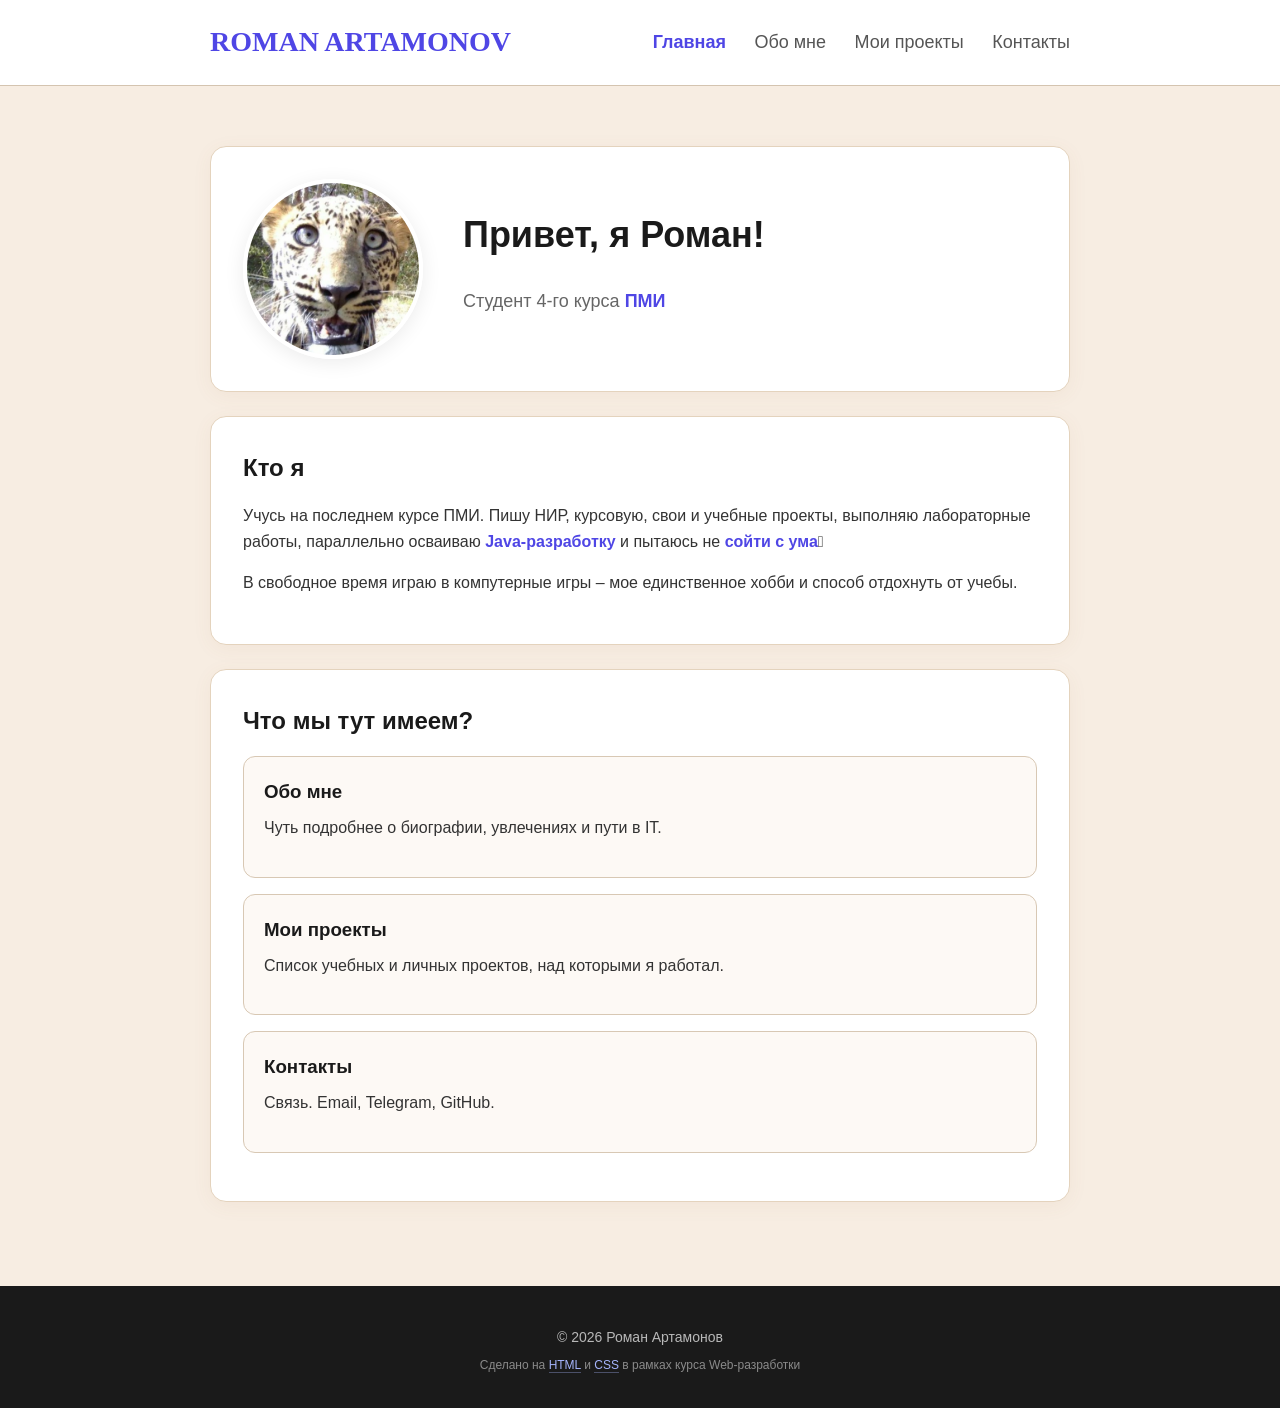
<file: lab2/index.html>
<!DOCTYPE html>
<html lang="ru">
<head>
    <meta charset="UTF-8">
    <meta name="viewport" content="width=device-width, initial-scale=1.0">
    <title>Главная</title>
    <link rel="stylesheet" href="css/style.css">
</head>
<body>

<header id="header">
    <div class="header-inner">
        <a href="index.html" class="logo">Roman Artamonov</a>
        <nav>
            <a href="index.html" class="active">Главная</a>
            <a href="about.html">Обо мне</a>
            <a href="projects.html">Мои проекты</a>
            <a href="contacts.html">Контакты</a>
        </nav>
    </div>
</header>

<main class="container">
    <section class="me">
        <img src="images/avatar.jpg" alt="Мое фото" class="avatar">
        <div class="me-text">
            <h1>Привет, я Роман!</h1>
            <p class="subtitle">Студент 4-го курса <span class="accent">ПМИ</span></p>
        </div>
    </section>

    <section>
        <h2>Кто я</h2>
        <p>Учусь на последнем курсе ПМИ. Пишу НИР, курсовую, свои и учебные проекты, выполняю лабораторные работы, параллельно осваиваю <span class="accent">Java-разработку</span> и пытаюсь не <span class="accent">сойти с ума</span>🫩</p>
        <p>В свободное время играю в компутерные игры – мое единственное хобби и способ отдохнуть от учебы.</p>
    </section>

    <section>
        <h2>Что мы тут имеем?</h2>
        <div class="card">
            <h3>Обо мне</h3>
            <p>Чуть подробнее о биографии, увлечениях и пути в IT.</p>
        </div>
        <div class="card">
            <h3>Мои проекты</h3>
            <p>Список учебных и личных проектов, над которыми я работал.</p>
        </div>
        <div class="card">
            <h3>Контакты</h3>
            <p>Связь. Email, Telegram, GitHub.</p>
        </div>
    </section>
</main>

<footer id="footer">
    <p>© 2026 Роман Артамонов</p>
    <p class="footer-note">Сделано на <a href="https://developer.mozilla.org/ru/docs/Web/HTML">HTML</a> и <a href="https://developer.mozilla.org/ru/docs/Web/CSS">CSS</a> в рамках курса Web-разработки</p>
</footer>

</body>
</html>
</file>
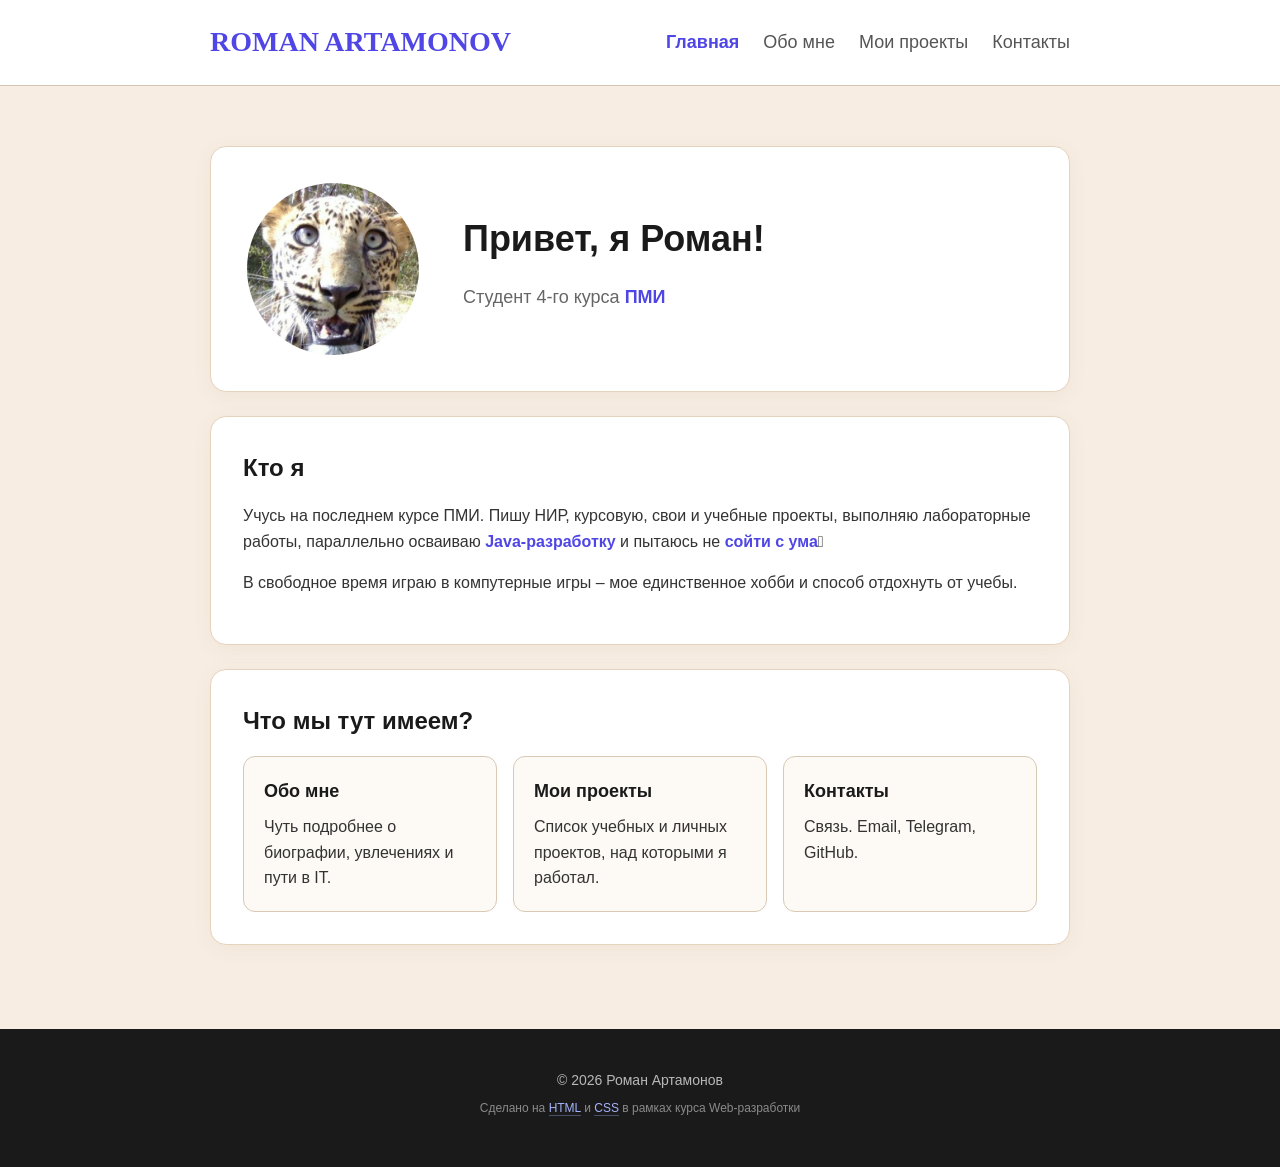
<file: lab4/index.html>
<!DOCTYPE html>
<html lang="ru">
<head>
    <meta charset="UTF-8">
    <meta name="viewport" content="width=device-width, initial-scale=1.0">
    <title>Главная</title>
    <link rel="stylesheet" href="css/style.css">
</head>
<body>

<header class="header">
    <div class="header__inner">
        <a href="index.html" class="header__logo">Roman Artamonov</a>
        <nav class="header__nav">
            <a href="index.html" class="header__link header__link--active">Главная</a>
            <a href="about.html" class="header__link">Обо мне</a>
            <a href="projects.html" class="header__link">Мои проекты</a>
            <a href="contacts.html" class="header__link">Контакты</a>
        </nav>
    </div>
</header>

<main class="container">

    <section class="section hero">
        <img src="images/avatar.jpg" alt="Мое фото" class="hero__avatar">
        <div class="hero__text">
            <h1 class="hero__title">Привет, я Роман!</h1>
            <p class="hero__subtitle">Студент 4-го курса <span class="text-accent">ПМИ</span></p>
        </div>
    </section>

    <section class="section">
        <h2 class="section__title">Кто я</h2>
        <p>Учусь на последнем курсе ПМИ. Пишу НИР, курсовую, свои и учебные проекты, выполняю лабораторные работы, параллельно осваиваю <span class="text-accent">Java-разработку</span> и пытаюсь не <span class="text-accent">сойти с ума</span>🫩</p>
        <p>В свободное время играю в компутерные игры – мое единственное хобби и способ отдохнуть от учебы.</p>
    </section>

    <section class="section">
        <h2 class="section__title">Что мы тут имеем?</h2>

        <div class="cards-flex">
            <article class="card">
                <h3 class="card__title">Обо мне</h3>
                <p class="card__text">Чуть подробнее о биографии, увлечениях и пути в IT.</p>
            </article>
            <article class="card">
                <h3 class="card__title">Мои проекты</h3>
                <p class="card__text">Список учебных и личных проектов, над которыми я работал.</p>
            </article>
            <article class="card">
                <h3 class="card__title">Контакты</h3>
                <p class="card__text">Связь. Email, Telegram, GitHub.</p>
            </article>
        </div>
    </section>
</main>

<footer class="footer">
    <p class="footer__text">© 2026 Роман Артамонов</p>
    <p class="footer__note">
        Сделано на
        <a class="footer__link" href="https://developer.mozilla.org/ru/docs/Web/HTML">HTML</a> и
        <a class="footer__link" href="https://developer.mozilla.org/ru/docs/Web/CSS">CSS</a>
        в рамках курса Web-разработки
    </p>
</footer>

</body>
</html>
</file>
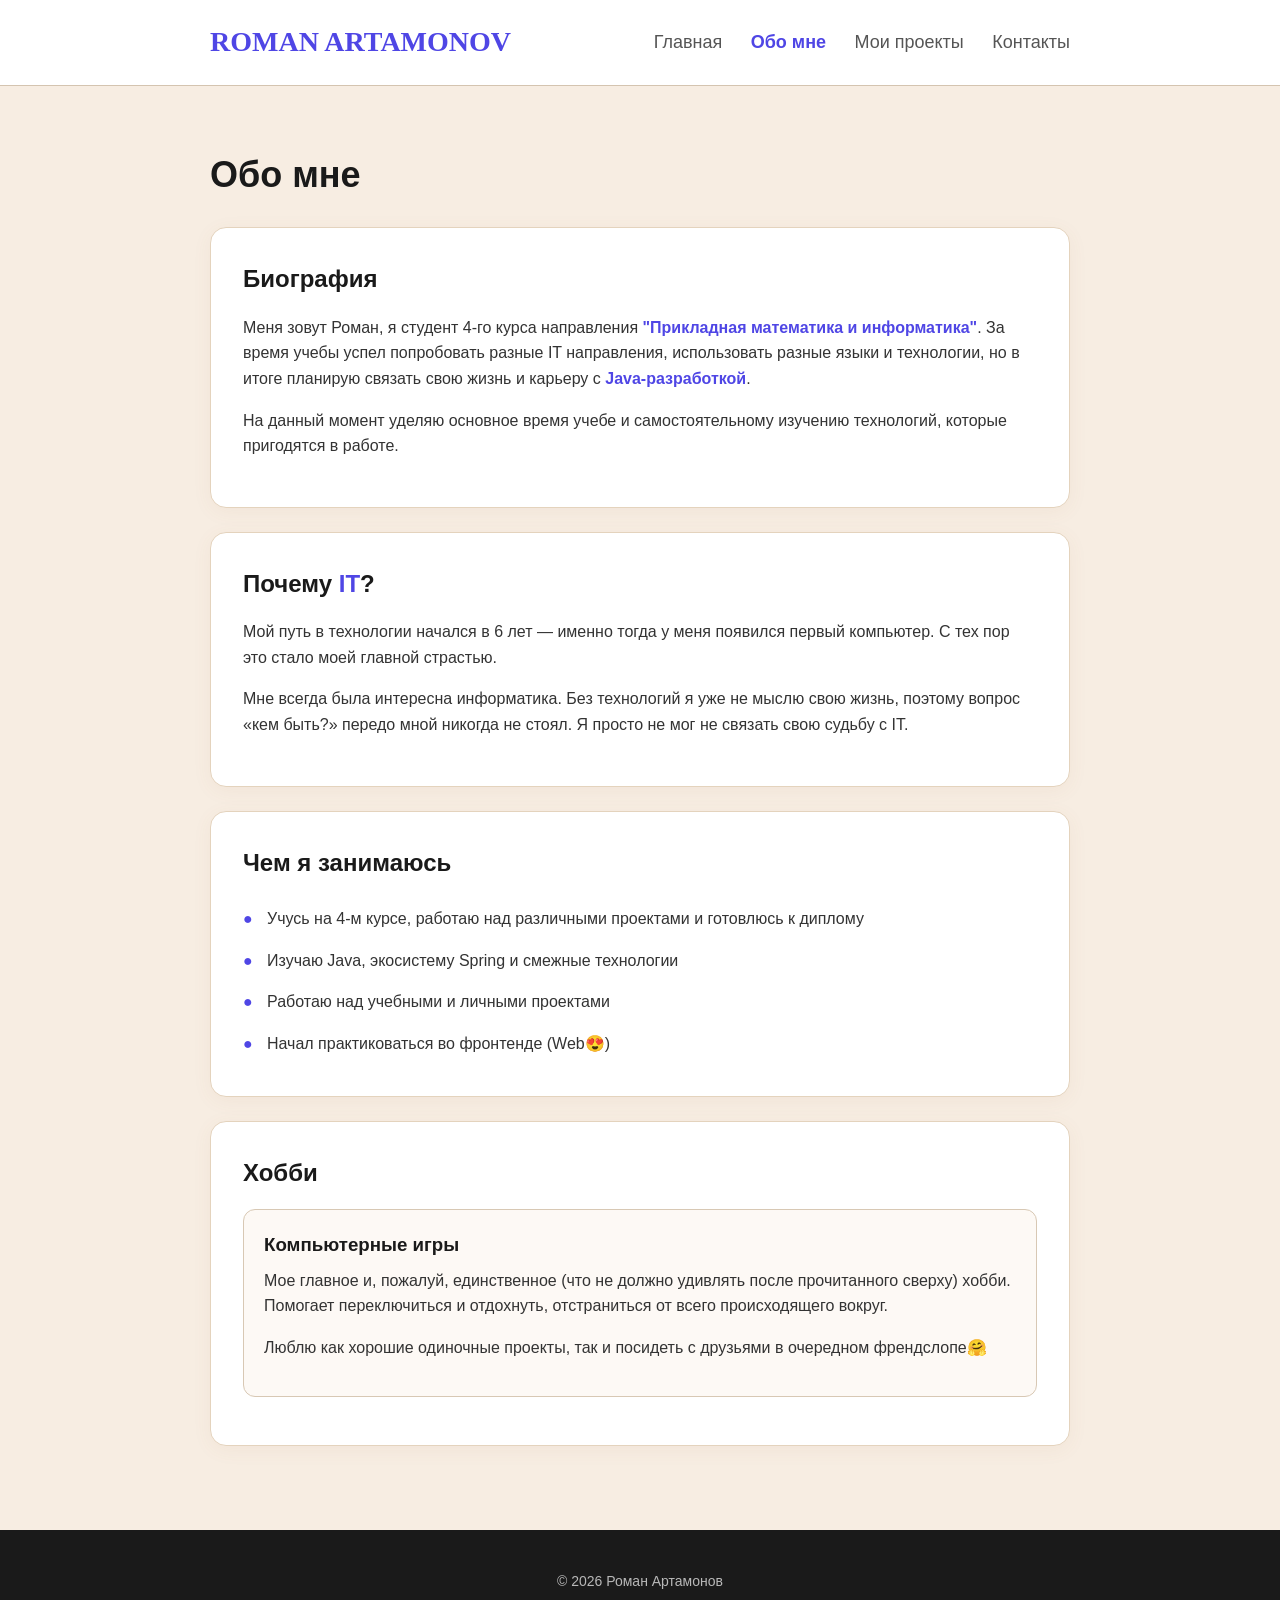
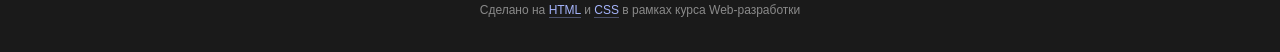
<file: lab2/about.html>
<!DOCTYPE html>
<html lang="ru">
<head>
    <meta charset="UTF-8">
    <meta name="viewport" content="width=device-width, initial-scale=1.0">
    <title>Обо мне</title>
    <link rel="stylesheet" href="css/style.css">
</head>
<body>

<header id="header">
    <div class="header-inner">
        <a href="index.html" class="logo">Roman Artamonov</a>
        <nav>
            <a href="index.html">Главная</a>
            <a href="about.html" class="active">Обо мне</a>
            <a href="projects.html">Мои проекты</a>
            <a href="contacts.html">Контакты</a>
        </nav>
    </div>
</header>

<main class="container">
    <h1>Обо мне</h1>

    <section>
        <h2>Биография</h2>
        <p>Меня зовут Роман, я студент 4-го курса направления <span class="accent">"Прикладная математика и информатика"</span>.
            За время учебы успел попробовать разные IT направления, использовать разные языки и технологии, но в итоге планирую связать свою жизнь и карьеру
            с <span class="accent">Java-разработкой</span>.</p>
        <p>На данный момент уделяю основное время учебе и самостоятельному изучению технологий, которые пригодятся в работе.</p>
    </section>

    <section>
        <h2>Почему <span class="accent">IT</span>?</h2>
        <p>Мой путь в технологии начался в 6 лет — именно тогда у меня появился первый компьютер. С тех пор это стало моей главной страстью.</p>
        <p>Мне всегда была интересна информатика. Без технологий я уже не мыслю свою жизнь, поэтому вопрос «кем быть?» передо мной никогда не стоял. Я просто не мог не связать свою судьбу с IT.</p>
    </section>

    <section>
        <h2>Чем я занимаюсь</h2>
        <ul>
            <li>Учусь на 4-м курсе, работаю над различными проектами и готовлюсь к диплому</li>
            <li>Изучаю Java, экосистему Spring и смежные технологии</li>
            <li>Работаю над учебными и личными проектами</li>
            <li>Начал практиковаться во фронтенде (Web😍)</li>
        </ul>
    </section>

    <section>
        <h2>Хобби</h2>
        <div class="card">
            <h3>Компьютерные игры</h3>
            <p>Мое главное и, пожалуй, единственное (что не должно удивлять после прочитанного сверху) хобби. Помогает переключиться и отдохнуть, отстраниться от всего происходящего вокруг.</p>
            <p>Люблю как хорошие одиночные проекты, так и посидеть с друзьями в очередном френдслопе🤗</p>
        </div>
    </section>

</main>

<footer id="footer">
    <p>© 2026 Роман Артамонов</p>
    <p class="footer-note">Сделано на <a href="https://developer.mozilla.org/ru/docs/Web/HTML">HTML</a> и <a href="https://developer.mozilla.org/ru/docs/Web/CSS">CSS</a> в рамках курса Web-разработки</p>
</footer>

</body>
</html>
</file>
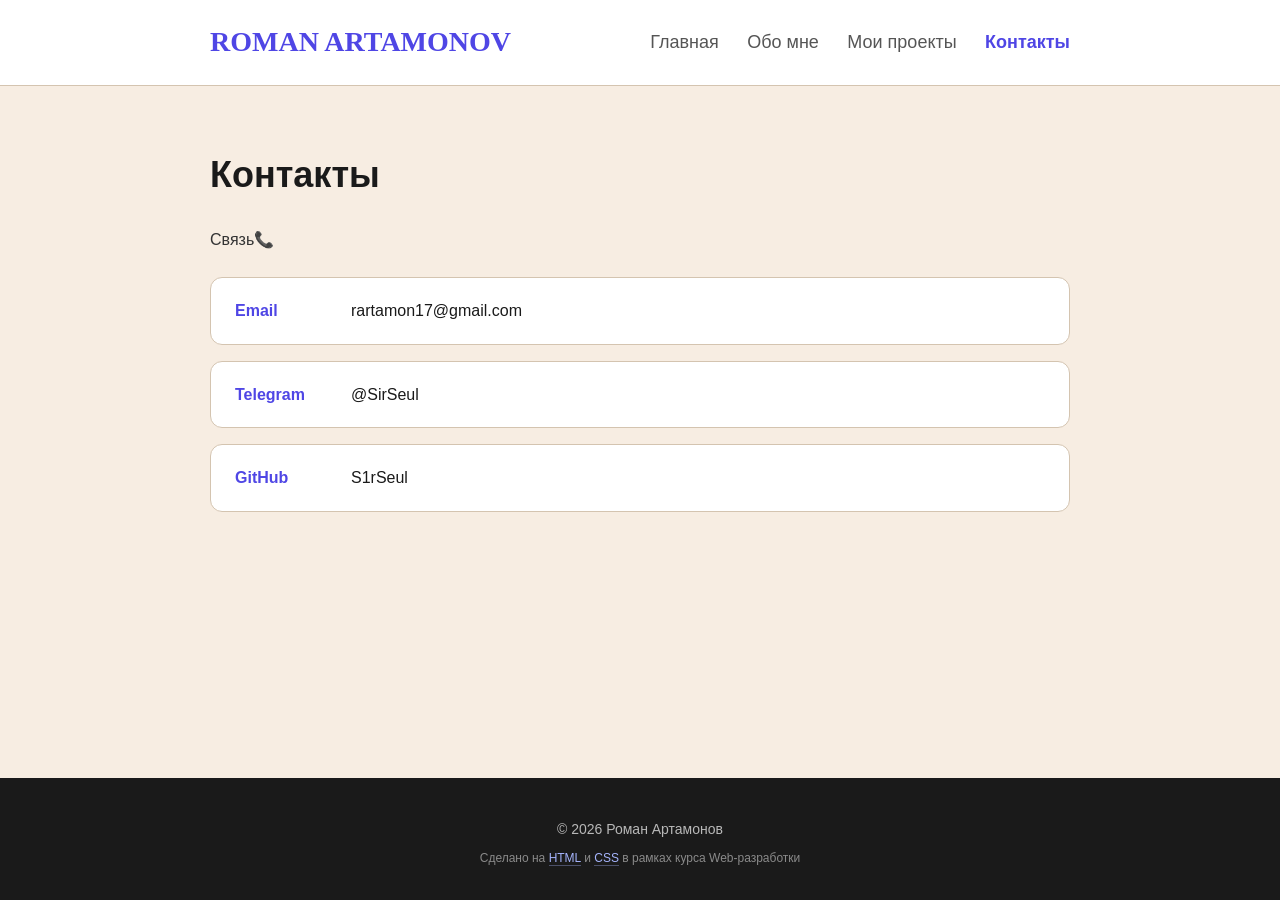
<file: lab2/contacts.html>
<!DOCTYPE html>
<html lang="ru">
<head>
    <meta charset="UTF-8">
    <meta name="viewport" content="width=device-width, initial-scale=1.0">
    <title>Контакты</title>
    <link rel="stylesheet" href="css/style.css">
</head>
<body>

<header id="header">
    <div class="header-inner">
        <a href="index.html" class="logo">Roman Artamonov</a>
        <nav>
            <a href="index.html">Главная</a>
            <a href="about.html">Обо мне</a>
            <a href="projects.html">Мои проекты</a>
            <a href="contacts.html" class="active">Контакты</a>
        </nav>
    </div>
</header>

<main class="container">
    <h1>Контакты</h1>
    <p>Связь📞</p>

    <div class="contact-list">
        <a href="mailto:rartamon17@gmail.com" class="contact-item">
            <span class="contact-label">Email</span>
            <span>rartamon17@gmail.com</span>
        </a>
        <a href="https://t.me/SirSeul" class="contact-item">
            <span class="contact-label">Telegram</span>
            <span>@SirSeul</span>
        </a>
        <a href="https://github.com/S1rSeul" class="contact-item">
            <span class="contact-label">GitHub</span>
            <span>S1rSeul</span>
        </a>
    </div>
</main>

<footer id="footer">
    <p>© 2026 Роман Артамонов</p>
    <p class="footer-note">Сделано на <a href="https://developer.mozilla.org/ru/docs/Web/HTML">HTML</a> и <a href="https://developer.mozilla.org/ru/docs/Web/CSS">CSS</a> в рамках курса Web-разработки</p>
</footer>

</body>
</html>
</file>
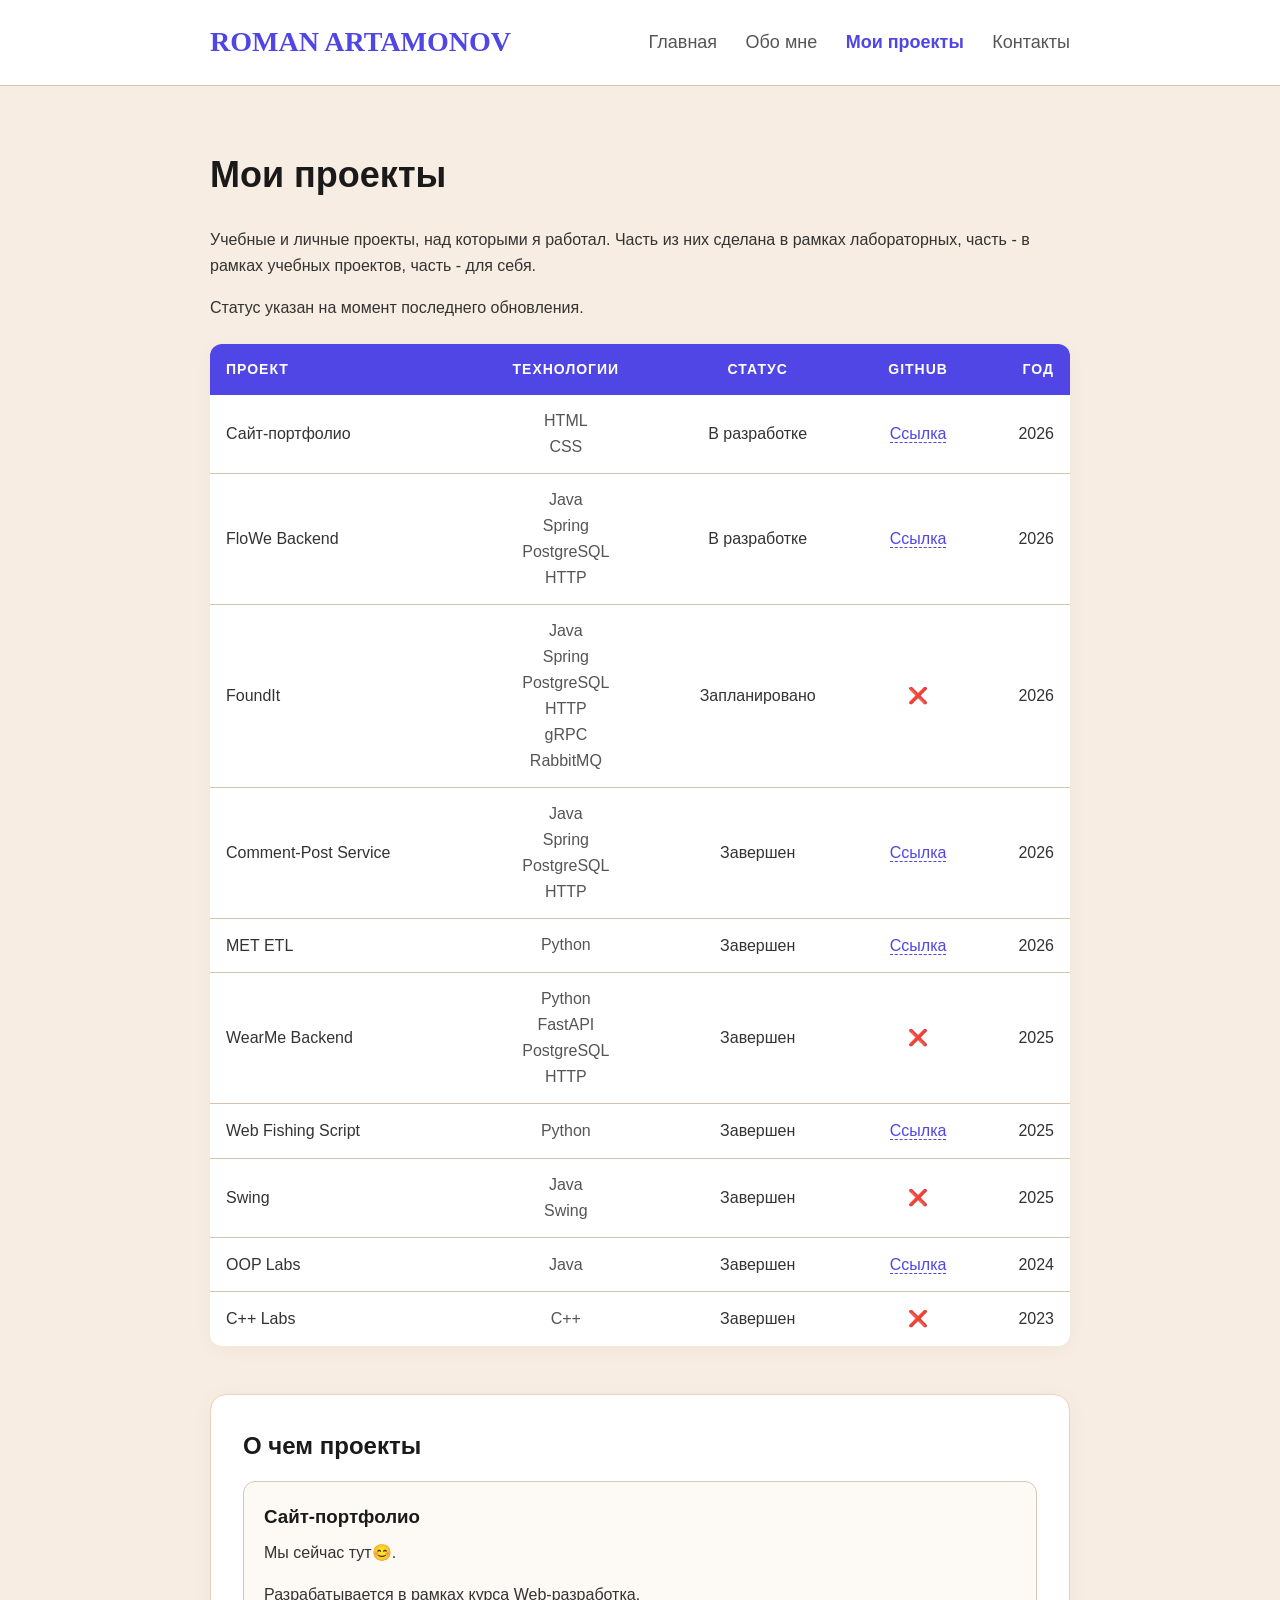
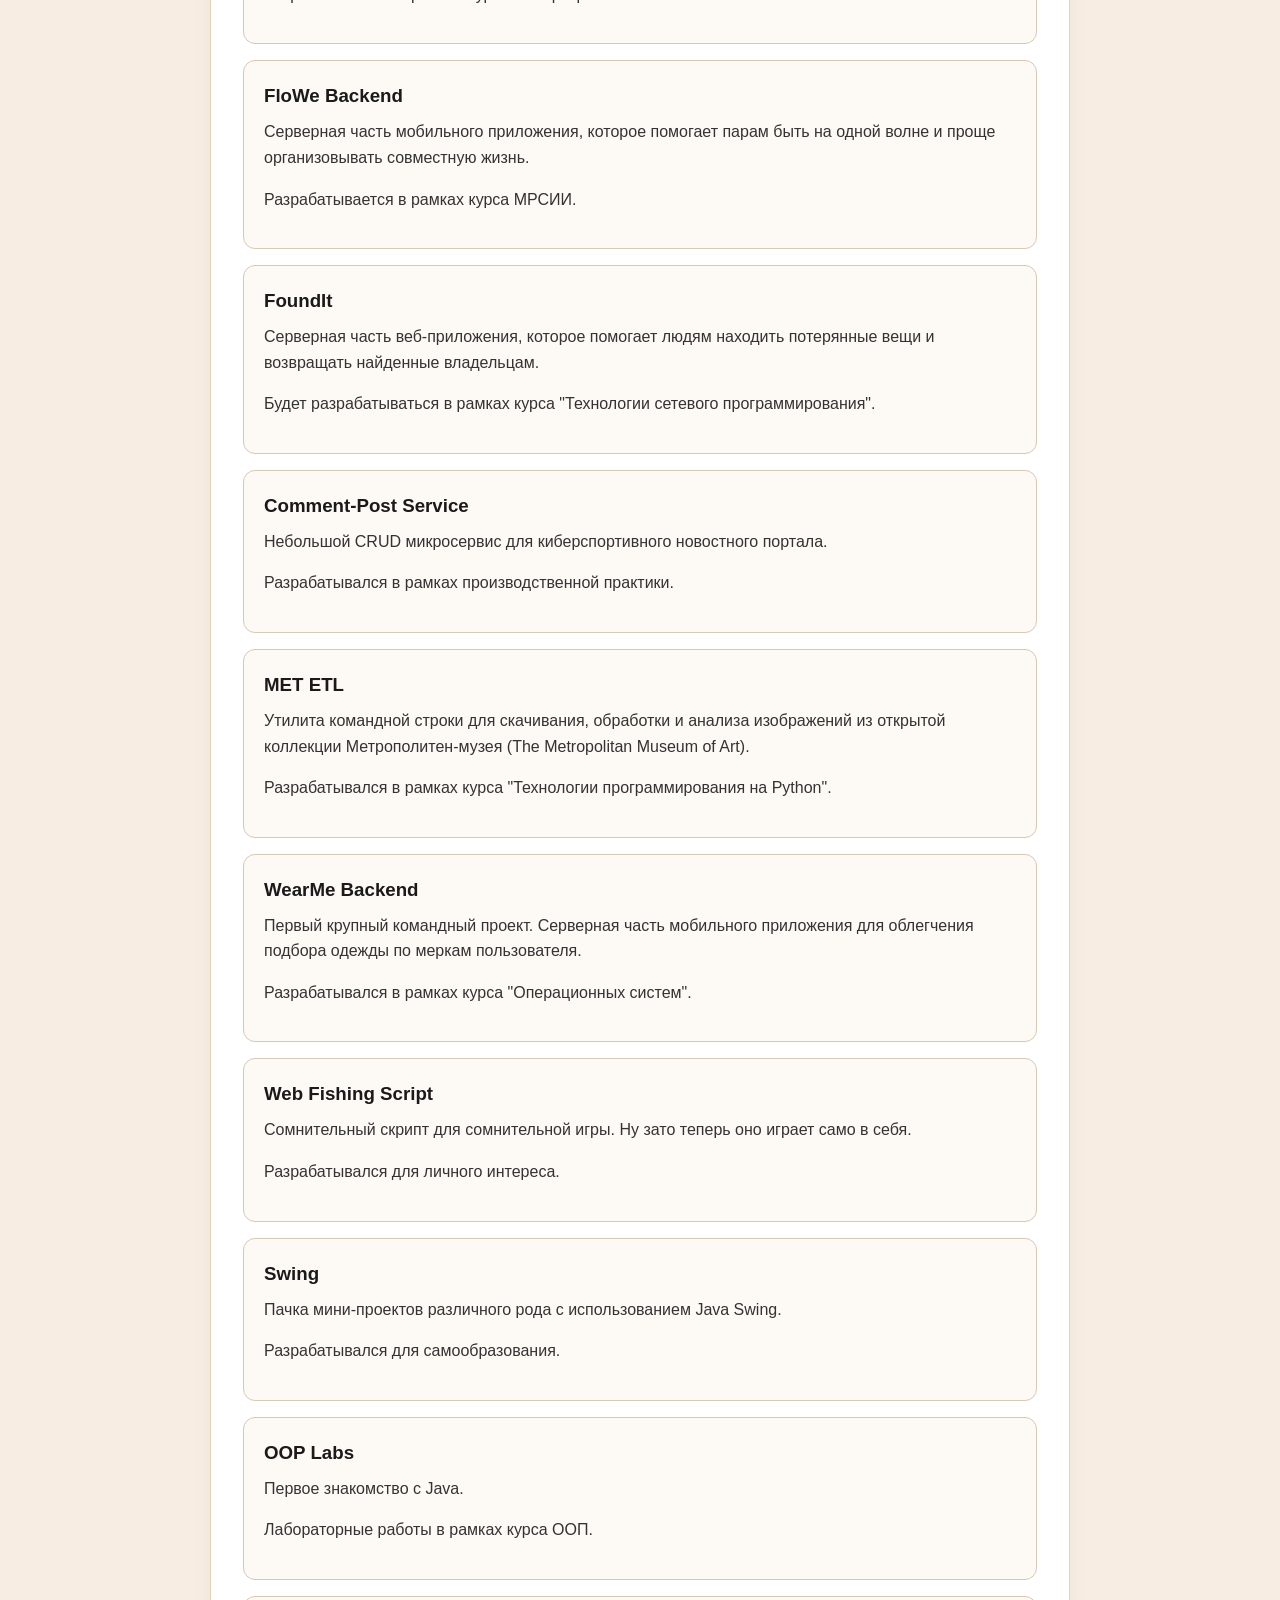
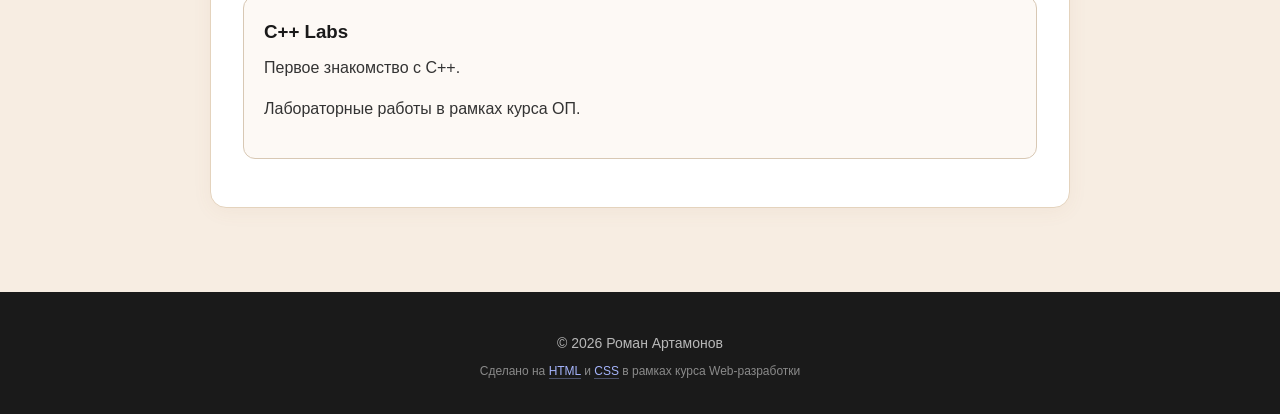
<file: lab2/projects.html>
<!DOCTYPE html>
<html lang="ru">
<head>
    <meta charset="UTF-8">
    <meta name="viewport" content="width=device-width, initial-scale=1.0">
    <title>Мои проекты</title>
    <link rel="stylesheet" href="css/style.css">
</head>
<body>

<header id="header">
    <div class="header-inner">
        <a href="index.html" class="logo">Roman Artamonov</a>
        <nav>
            <a href="index.html">Главная</a>
            <a href="about.html">Обо мне</a>
            <a href="projects.html" class="active">Мои проекты</a>
            <a href="contacts.html">Контакты</a>
        </nav>
    </div>
</header>

<main class="container">
    <h1>Мои проекты</h1>
    <p>Учебные и личные проекты, над которыми я работал. Часть из них сделана в рамках лабораторных, часть - в рамках учебных проектов, часть - для себя.</p>
    <p>Статус указан на момент последнего обновления.</p>

    <table>
        <thead>
            <tr>
                <th class="col-left">Проект</th>
                <th class="col-center">Технологии</th>
                <th class="col-center">Статус</th>
                <th class="col-center">GitHub</th>
                <th class="col-right">Год</th>
            </tr>
        </thead>
        <tbody>
            <tr>
                <td class="col-left">Сайт-портфолио</td>
                <td class="col-center">
                    <div class="tech-list">
                        <span>HTML</span>
                        <span>CSS</span>
                    </div>
                </td>
                <td class="col-center">В разработке</td>
                <td class="col-center"><a href="index.html" class="table-link">Ссылка</a></td>
                <td class="col-right">2026</td>
            </tr>
            <tr>
                <td class="col-left">FloWe Backend</td>
                <td class="col-center">
                    <div class="tech-list">
                        <span>Java</span>
                        <span>Spring</span>
                        <span>PostgreSQL</span>
                        <span>HTTP</span>
                    </div>
                </td>
                <td class="col-center">В разработке</td>
                <td class="col-center"><a href="https://github.com/S1rSeul/FloWeAPI" class="table-link">Ссылка</a></td>
                <td class="col-right">2026</td>
            </tr>
            <tr>
                <td class="col-left">FoundIt</td>
                <td class="col-center">
                    <div class="tech-list">
                        <span>Java</span>
                        <span>Spring</span>
                        <span>PostgreSQL</span>
                        <span>HTTP</span>
                        <span>gRPC</span>
                        <span>RabbitMQ</span>
                    </div>
                </td>
                <td class="col-center">Запланировано</td>
                <td class="col-center">❌</td>
                <td class="col-right">2026</td>
            </tr>
            <tr>
                <td class="col-left">Comment-Post Service</td>
                <td class="col-center">
                    <div class="tech-list">
                        <span>Java</span>
                        <span>Spring</span>
                        <span>PostgreSQL</span>
                        <span>HTTP</span>
                    </div>
                </td>
                <td class="col-center">Завершен</td>
                <td class="col-center"><a href="https://github.com/S1rSeul/comment_post_service" class="table-link">Ссылка</a></td>
                <td class="col-right">2026</td>
            </tr>
            <tr>
                <td class="col-left">MET ETL</td>
                <td class="col-center">
                    <div class="tech-list">
                        <span>Python</span>
                    </div>
                </td>
                <td class="col-center">Завершен</td>
                <td class="col-center"><a href="https://github.com/S1rSeul/6303artamonovrp" class="table-link">Ссылка</a></td>
                <td class="col-right">2026</td>
            </tr>
            <tr>
                <td class="col-left">WearMe Backend</td>
                <td class="col-center">
                    <div class="tech-list">
                        <span>Python</span>
                        <span>FastAPI</span>
                        <span>PostgreSQL</span>
                        <span>HTTP</span>
                    </div>
                </td>
                <td class="col-center">Завершен</td>
                <td class="col-center">❌</td>
                <td class="col-right">2025</td>
            </tr>
            <tr>
                <td class="col-left">Web Fishing Script</td>
                <td class="col-center">
                    <div class="tech-list">
                        <span>Python</span>
                    </div>
                </td>
                <td class="col-center">Завершен</td>
                <td class="col-center"><a href="https://github.com/S1rSeul/WebFishingScript" class="table-link">Ссылка</a></td>
                <td class="col-right">2025</td>
            </tr>
            <tr>
                <td class="col-left">Swing</td>
                <td class="col-center">
                    <div class="tech-list">
                        <span>Java</span>
                        <span>Swing</span>
                    </div>
                </td>
                <td class="col-center">Завершен</td>
                <td class="col-center">❌</td>
                <td class="col-right">2025</td>
            </tr>
            <tr>
                <td class="col-left">OOP Labs</td>
                <td class="col-center">
                    <div class="tech-list">
                        <span>Java</span>
                    </div>
                </td>
                <td class="col-center">Завершен</td>
                <td class="col-center"><a href="https://github.com/S1rSeul/OOP_Labs" class="table-link">Ссылка</a></td>
                <td class="col-right">2024</td>
            </tr>
            <tr>
                <td class="col-left">С++ Labs</td>
                <td class="col-center">
                    <div class="tech-list">
                        <span>C++</span>
                    </div>
                </td>
                <td class="col-center">Завершен</td>
                <td class="col-center">❌</td>
                <td class="col-right">2023</td>
            </tr>
        </tbody>
    </table>

    <section>
        <h2>О чем проекты</h2>

        <div class="card">
            <h3>Сайт-портфолио</h3>
            <p>Мы сейчас тут😊.</p>
            <p>Разрабатывается в рамках курса Web-разработка.</p>
        </div>

        <div class="card">
            <h3>FloWe Backend</h3>
            <p>Серверная часть мобильного приложения, которое помогает парам быть на одной волне и проще организовывать совместную жизнь.</p>
            <p>Разрабатывается в рамках курса МРСИИ.</p>
        </div>

        <div class="card">
            <h3>FoundIt</h3>
            <p>Серверная часть веб-приложения, которое помогает людям находить потерянные вещи и возвращать найденные владельцам.</p>
            <p>Будет разрабатываться в рамках курса "Технологии сетевого программирования".</p>
        </div>

        <div class="card">
            <h3>Comment-Post Service</h3>
            <p>Небольшой CRUD микросервис для киберспортивного новостного портала.</p>
            <p>Разрабатывался в рамках производственной практики.</p>
        </div>

        <div class="card">
            <h3>MET ETL</h3>
            <p>Утилита командной строки для скачивания, обработки и анализа изображений из открытой коллекции Метрополитен-музея (The Metropolitan Museum of Art).</p>
            <p>Разрабатывался в рамках курса "Технологии программирования на Python".</p>
        </div>

        <div class="card">
            <h3>WearMe Backend</h3>
            <p>Первый крупный командный проект. Серверная часть мобильного приложения для облегчения подбора одежды по меркам пользователя.</p>
            <p>Разрабатывался в рамках курса "Операционных систем".</p>
        </div>

        <div class="card">
            <h3>Web Fishing Script</h3>
            <p>Сомнительный скрипт для сомнительной игры. Ну зато теперь оно играет само в себя.</p>
            <p>Разрабатывался для личного интереса.</p>
        </div>

        <div class="card">
            <h3>Swing</h3>
            <p>Пачка мини-проектов различного рода с использованием Java Swing.</p>
            <p>Разрабатывался для самообразования.</p>
        </div>

        <div class="card">
            <h3>OOP Labs</h3>
            <p>Первое знакомство с Java.</p>
            <p>Лабораторные работы в рамках курса ООП.</p>
        </div>

        <div class="card">
            <h3>С++ Labs</h3>
            <p>Первое знакомство с С++.</p>
            <p>Лабораторные работы в рамках курса ОП.</p>
        </div>
    </section>
</main>

<footer id="footer">
    <p>© 2026 Роман Артамонов</p>
    <p class="footer-note">Сделано на <a href="https://developer.mozilla.org/ru/docs/Web/HTML">HTML</a> и <a href="https://developer.mozilla.org/ru/docs/Web/CSS">CSS</a> в рамках курса Web-разработки</p>
</footer>

</body>
</html>
</file>
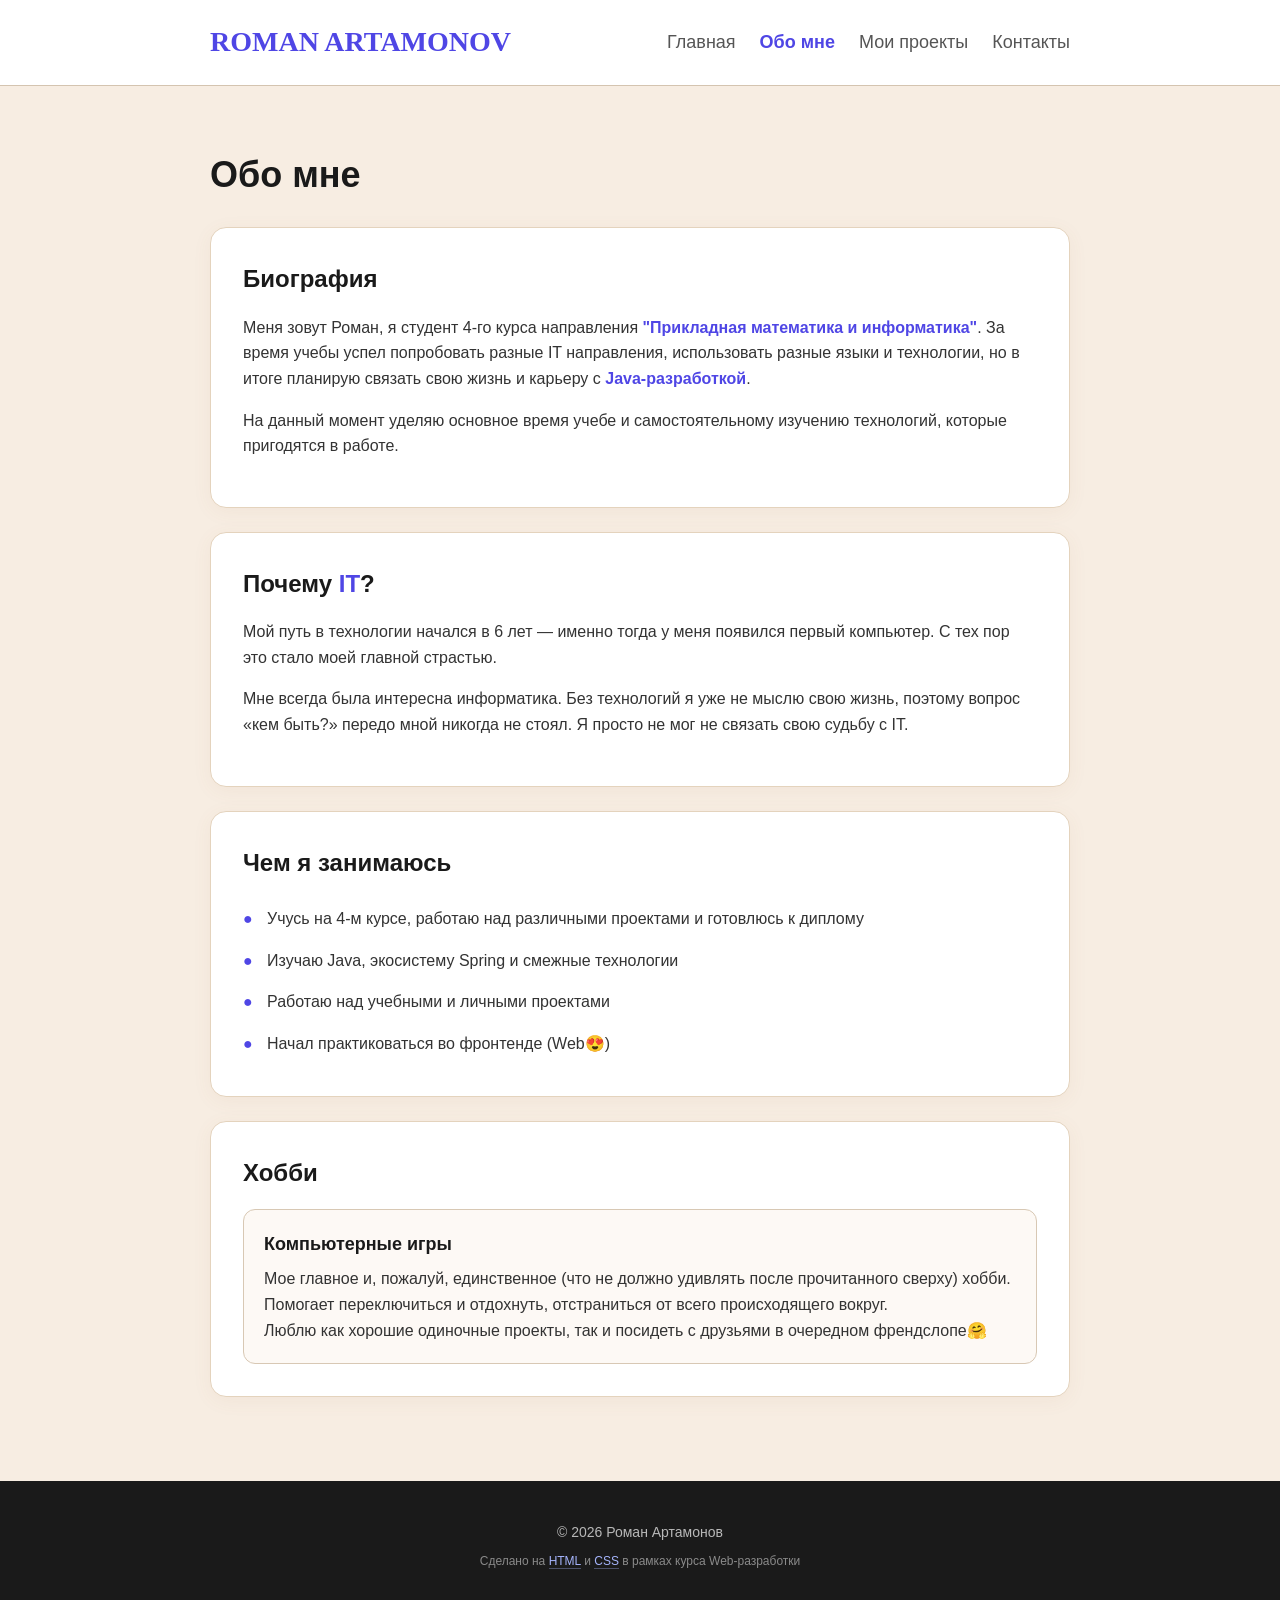
<file: lab4/about.html>
<!DOCTYPE html>
<html lang="ru">
<head>
    <meta charset="UTF-8">
    <meta name="viewport" content="width=device-width, initial-scale=1.0">
    <title>Обо мне</title>
    <link rel="stylesheet" href="css/style.css">
</head>
<body>

<header class="header">
    <div class="header__inner">
        <a href="index.html" class="header__logo">Roman Artamonov</a>
        <nav class="header__nav">
            <a href="index.html" class="header__link">Главная</a>
            <a href="about.html" class="header__link header__link--active">Обо мне</a>
            <a href="projects.html" class="header__link">Мои проекты</a>
            <a href="contacts.html" class="header__link">Контакты</a>
        </nav>
    </div>
</header>

<main class="container">
    <h1 class="page-title">Обо мне</h1>

    <section class="section">
        <h2 class="section__title">Биография</h2>
        <p>Меня зовут Роман, я студент 4-го курса направления <span class="text-accent">"Прикладная математика и информатика"</span>.
            За время учебы успел попробовать разные IT направления, использовать разные языки и технологии, но в итоге планирую связать свою жизнь и карьеру
            с <span class="text-accent">Java-разработкой</span>.</p>
        <p>На данный момент уделяю основное время учебе и самостоятельному изучению технологий, которые пригодятся в работе.</p>
    </section>

    <section class="section">
        <h2 class="section__title">Почему <span class="text-accent">IT</span>?</h2>
        <p>Мой путь в технологии начался в 6 лет — именно тогда у меня появился первый компьютер. С тех пор это стало моей главной страстью.</p>
        <p>Мне всегда была интересна информатика. Без технологий я уже не мыслю свою жизнь, поэтому вопрос «кем быть?» передо мной никогда не стоял. Я просто не мог не связать свою судьбу с IT.</p>
    </section>

    <section class="section">
        <h2 class="section__title">Чем я занимаюсь</h2>
        <ul class="list">
            <li class="list__item">Учусь на 4-м курсе, работаю над различными проектами и готовлюсь к диплому</li>
            <li class="list__item">Изучаю Java, экосистему Spring и смежные технологии</li>
            <li class="list__item">Работаю над учебными и личными проектами</li>
            <li class="list__item">Начал практиковаться во фронтенде (Web😍)</li>
        </ul>
    </section>

    <section class="section">
        <h2 class="section__title">Хобби</h2>
        <div class="card">
            <h3 class="card__title">Компьютерные игры</h3>
            <p class="card__text">Мое главное и, пожалуй, единственное (что не должно удивлять после прочитанного сверху) хобби. Помогает переключиться и отдохнуть, отстраниться от всего происходящего вокруг.</p>
            <p class="card__text">Люблю как хорошие одиночные проекты, так и посидеть с друзьями в очередном френдслопе🤗</p>
        </div>
    </section>

</main>

<footer class="footer">
    <p class="footer__text">© 2026 Роман Артамонов</p>
    <p class="footer__note">
        Сделано на
        <a class="footer__link" href="https://developer.mozilla.org/ru/docs/Web/HTML">HTML</a> и
        <a class="footer__link" href="https://developer.mozilla.org/ru/docs/Web/CSS">CSS</a>
        в рамках курса Web-разработки
    </p>
</footer>

</body>
</html>
</file>
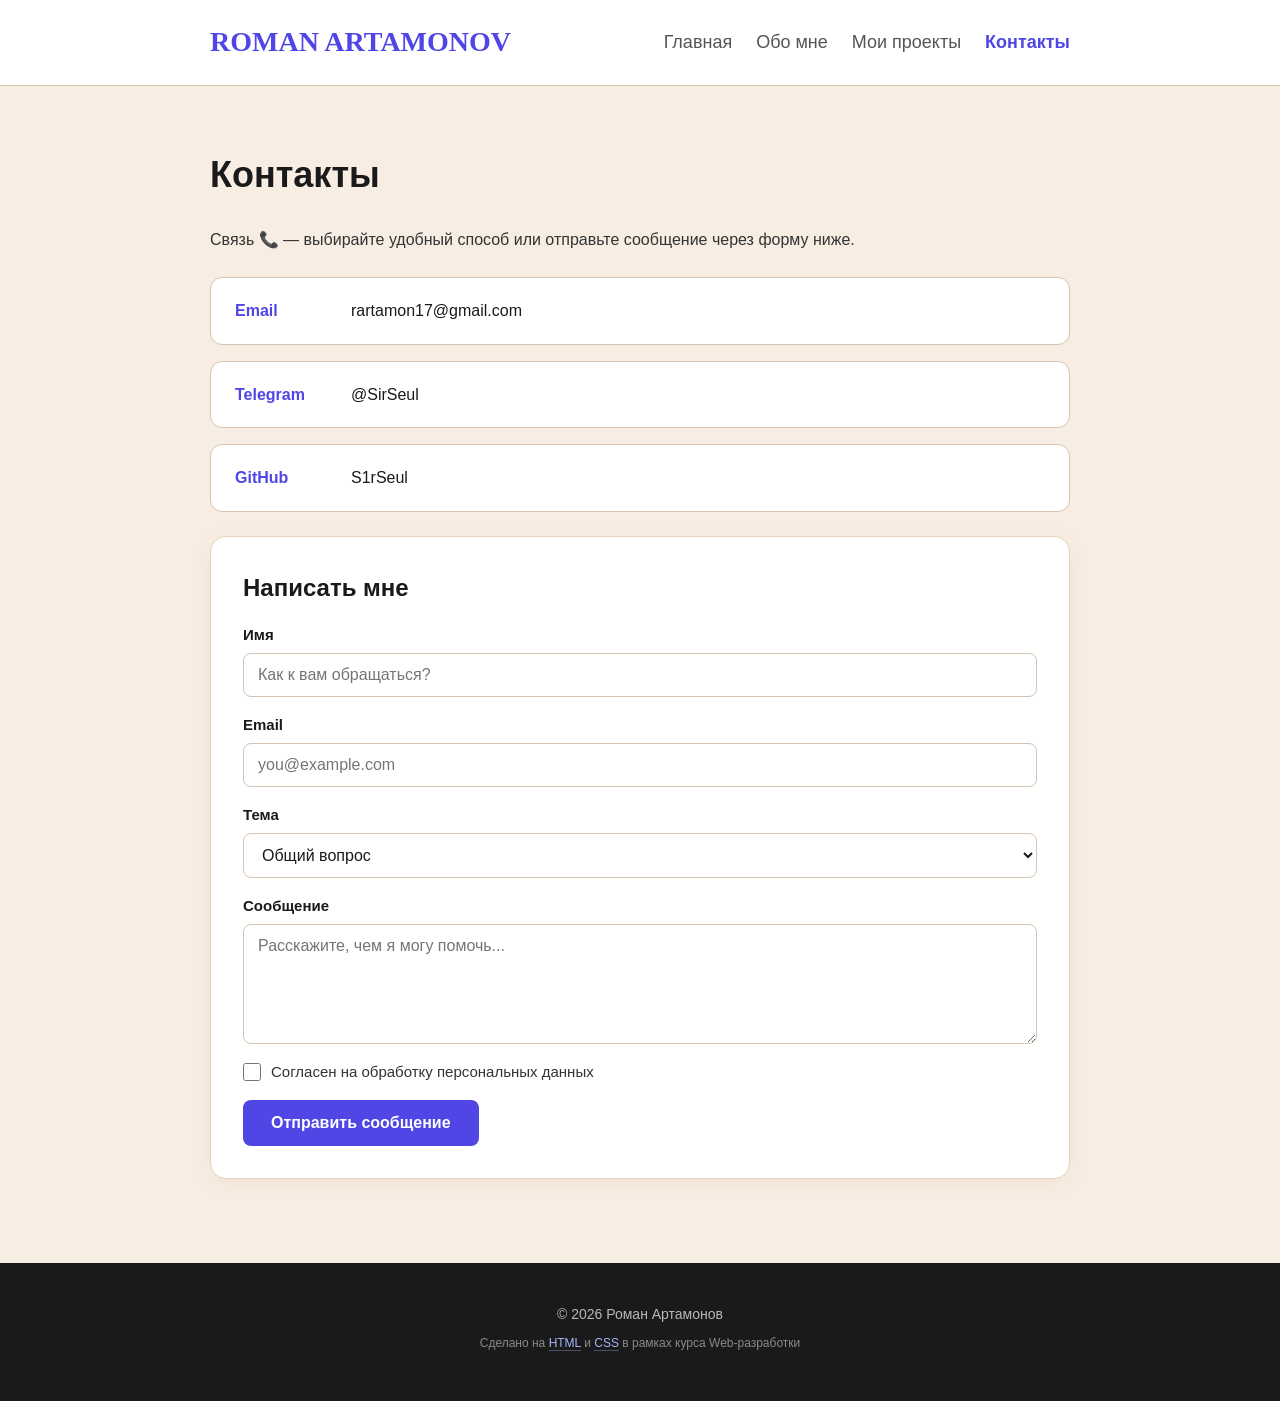
<file: lab4/contacts.html>
<!DOCTYPE html>
<html lang="ru">
<head>
    <meta charset="UTF-8">
    <meta name="viewport" content="width=device-width, initial-scale=1.0">
    <title>Контакты</title>
    <link rel="stylesheet" href="css/style.css">
    <script src="js/script.js" defer></script>
</head>
<body>

<header class="header">
    <div class="header__inner">
        <a href="index.html" class="header__logo">Roman Artamonov</a>
        <nav class="header__nav">
            <a href="index.html" class="header__link">Главная</a>
            <a href="about.html" class="header__link">Обо мне</a>
            <a href="projects.html" class="header__link">Мои проекты</a>
            <a href="contacts.html" class="header__link header__link--active">Контакты</a>
        </nav>
    </div>
</header>

<main class="container">
    <h1 class="page-title">Контакты</h1>
    <p>Связь 📞 — выбирайте удобный способ или отправьте сообщение через форму ниже.</p>

    <div class="contact-list">
        <a href="mailto:rartamon17@gmail.com" class="contact-list__item">
            <span class="contact-list__label">Email</span>
            <span class="contact-list__value">rartamon17@gmail.com</span>
        </a>
        <a href="https://t.me/SirSeul" class="contact-list__item">
            <span class="contact-list__label">Telegram</span>
            <span class="contact-list__value">@SirSeul</span>
        </a>
        <a href="https://github.com/S1rSeul" class="contact-list__item">
            <span class="contact-list__label">GitHub</span>
            <span class="contact-list__value">S1rSeul</span>
        </a>
    </div>

    <section class="section section--form">
        <h2 class="section__title">Написать мне</h2>

        <form class="form" id="contact-form" action="#" method="post">
            <div class="form__group">
                <label class="form__label" for="contact-name">Имя</label>
                <input class="form__input" type="text" id="contact-name" name="name"
                       placeholder="Как к вам обращаться?" required minlength="2">
            </div>

            <div class="form__group">
                <label class="form__label" for="contact-email">Email</label>
                <input class="form__input" type="email" id="contact-email" name="email"
                       placeholder="you@example.com" required>
            </div>

            <div class="form__group">
                <label class="form__label" for="contact-topic">Тема</label>
                <select class="form__select" id="contact-topic" name="topic" required>
                    <option value="general">Общий вопрос</option>
                    <option value="collab">Сотрудничество</option>
                    <option value="project">Обсуждение проекта</option>
                    <option value="other">Другое</option>
                </select>
            </div>

            <div class="form__group">
                <label class="form__label" for="contact-message">Сообщение</label>
                <textarea class="form__textarea" id="contact-message" name="message"
                          rows="5" placeholder="Расскажите, чем я могу помочь..." required></textarea>
            </div>

            <div class="form__group form__group--checkbox">
                <label class="form__checkbox-label">
                    <input class="form__checkbox" type="checkbox" name="consent" required>
                    <span>Согласен на обработку персональных данных</span>
                </label>
            </div>

            <button class="form__submit" type="submit">Отправить сообщение</button>

            <div class="form__success" id="form-success" hidden>
                ✅ Спасибо! Ваше сообщение отправлено. Я свяжусь с вами в ближайшее время.
            </div>
        </form>
    </section>
</main>

<footer class="footer">
    <p class="footer__text">© 2026 Роман Артамонов</p>
    <p class="footer__note">
        Сделано на
        <a class="footer__link" href="https://developer.mozilla.org/ru/docs/Web/HTML">HTML</a> и
        <a class="footer__link" href="https://developer.mozilla.org/ru/docs/Web/CSS">CSS</a>
        в рамках курса Web-разработки
    </p>
</footer>

</body>
</html>
</file>
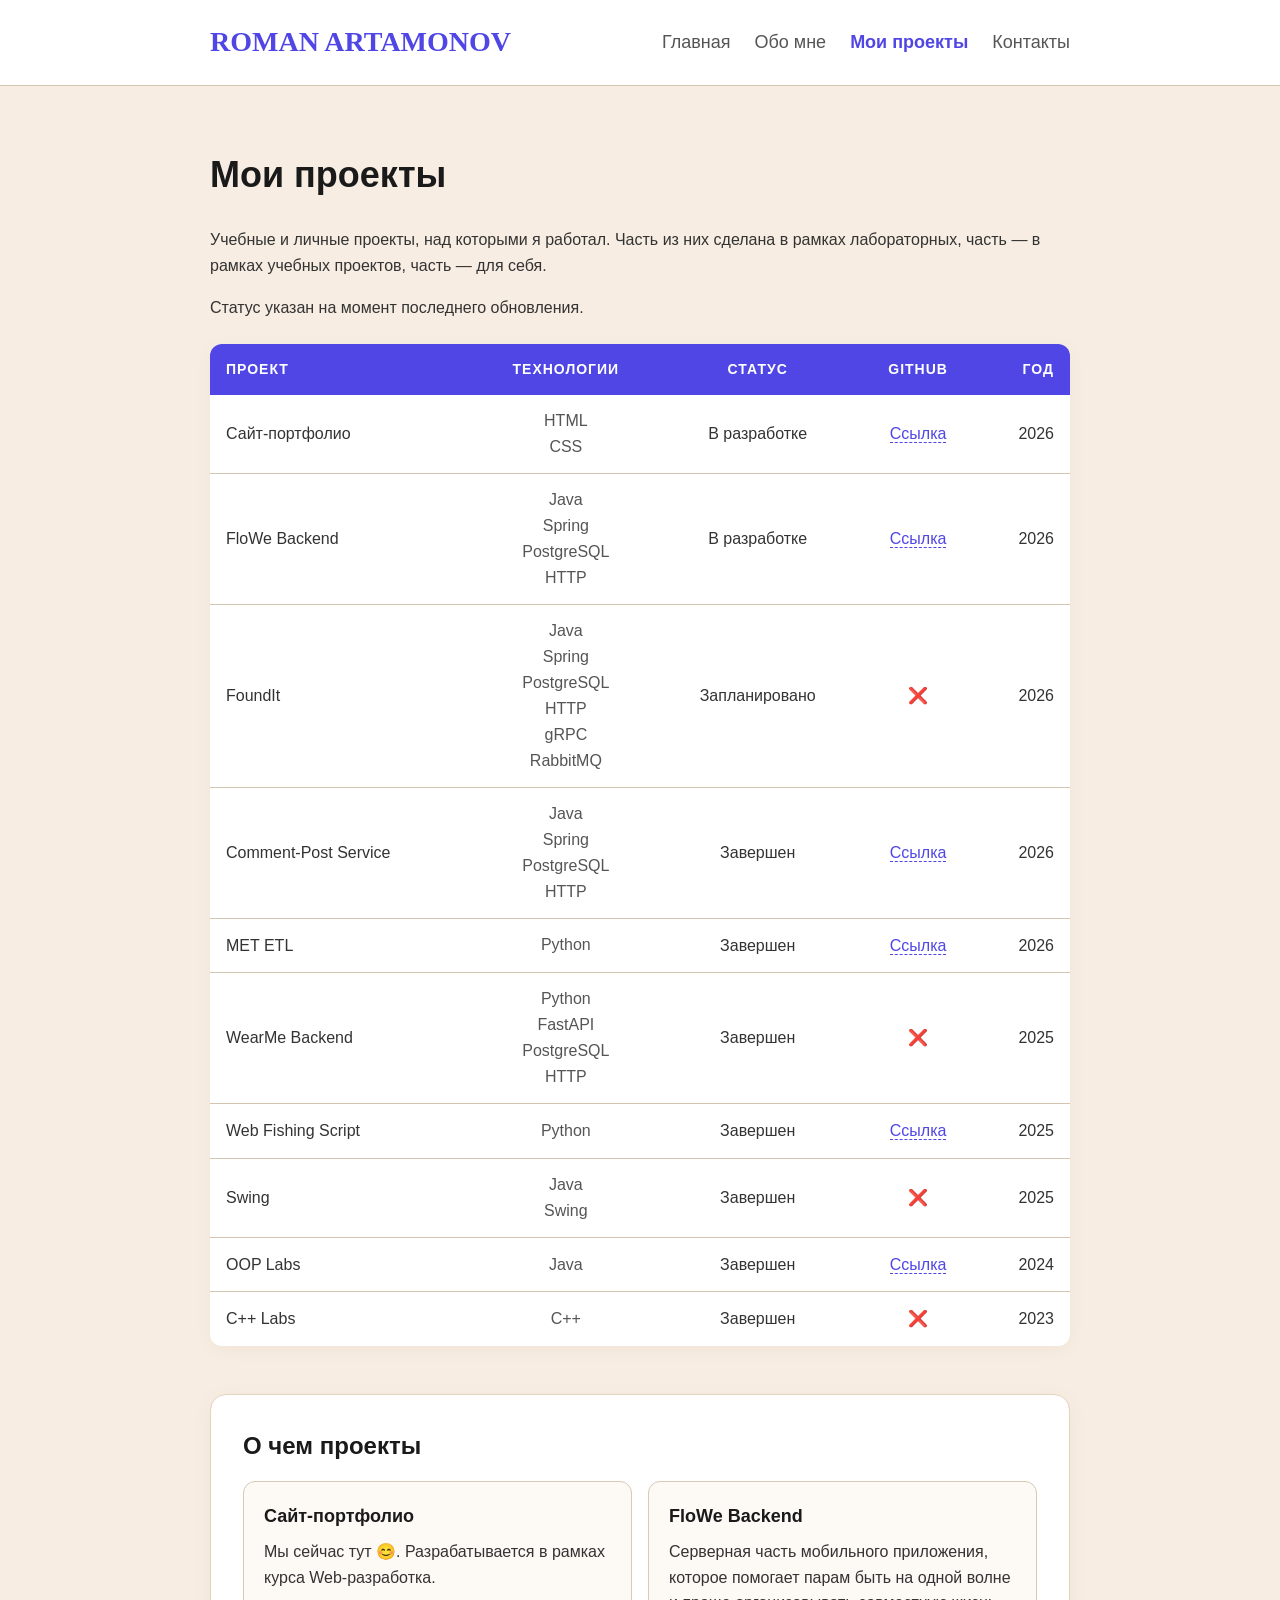
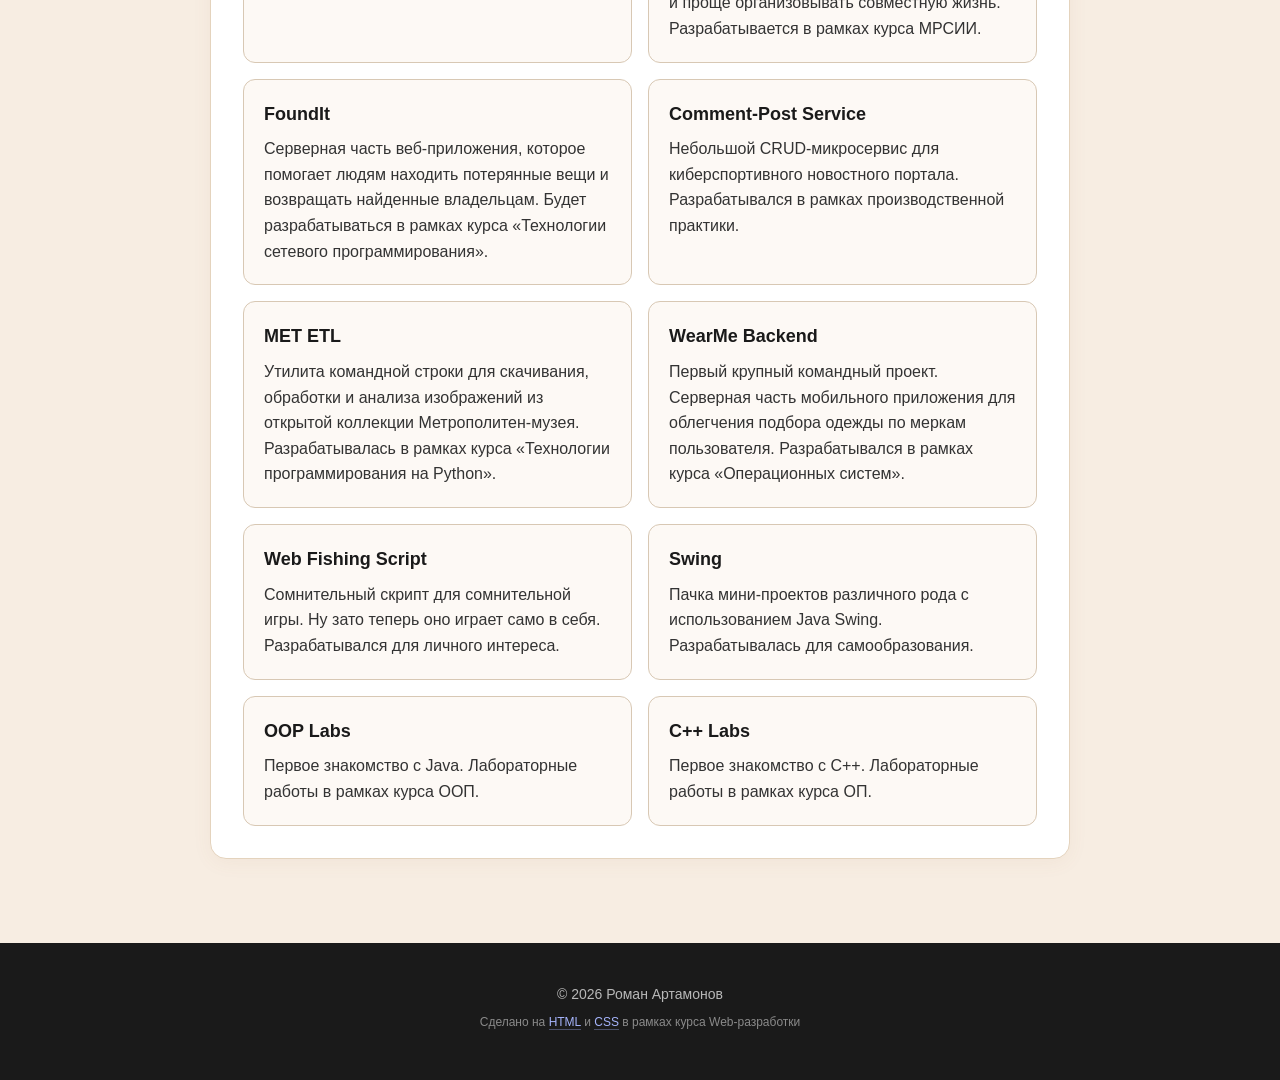
<file: lab4/projects.html>
<!DOCTYPE html>
<html lang="ru">
<head>
    <meta charset="UTF-8">
    <meta name="viewport" content="width=device-width, initial-scale=1.0">
    <title>Мои проекты</title>
    <link rel="stylesheet" href="css/style.css">
</head>
<body>

<header class="header">
    <div class="header__inner">
        <a href="index.html" class="header__logo">Roman Artamonov</a>
        <nav class="header__nav">
            <a href="index.html" class="header__link">Главная</a>
            <a href="about.html" class="header__link">Обо мне</a>
            <a href="projects.html" class="header__link header__link--active">Мои проекты</a>
            <a href="contacts.html" class="header__link">Контакты</a>
        </nav>
    </div>
</header>

<main class="container">
    <h1 class="page-title">Мои проекты</h1>
    <p>Учебные и личные проекты, над которыми я работал. Часть из них сделана в рамках лабораторных, часть — в рамках учебных проектов, часть — для себя.</p>
    <p>Статус указан на момент последнего обновления.</p>

    <table class="projects-table">
        <thead>
        <tr>
            <th class="projects-table__head projects-table__head--left">Проект</th>
            <th class="projects-table__head projects-table__head--center">Технологии</th>
            <th class="projects-table__head projects-table__head--center">Статус</th>
            <th class="projects-table__head projects-table__head--center">GitHub</th>
            <th class="projects-table__head projects-table__head--right">Год</th>
        </tr>
        </thead>
        <tbody>
        <tr class="projects-table__row">
            <td class="projects-table__cell projects-table__cell--left">Сайт-портфолио</td>
            <td class="projects-table__cell projects-table__cell--center">
                <div class="tech-list">
                    <span class="tech-list__item">HTML</span>
                    <span class="tech-list__item">CSS</span>
                </div>
            </td>
            <td class="projects-table__cell projects-table__cell--center">В разработке</td>
            <td class="projects-table__cell projects-table__cell--center"><a href="index.html" class="projects-table__link">Ссылка</a></td>
            <td class="projects-table__cell projects-table__cell--right">2026</td>
        </tr>
        <tr class="projects-table__row">
            <td class="projects-table__cell projects-table__cell--left">FloWe Backend</td>
            <td class="projects-table__cell projects-table__cell--center">
                <div class="tech-list">
                    <span class="tech-list__item">Java</span>
                    <span class="tech-list__item">Spring</span>
                    <span class="tech-list__item">PostgreSQL</span>
                    <span class="tech-list__item">HTTP</span>
                </div>
            </td>
            <td class="projects-table__cell projects-table__cell--center">В разработке</td>
            <td class="projects-table__cell projects-table__cell--center"><a href="https://github.com/S1rSeul/FloWeAPI" class="projects-table__link">Ссылка</a></td>
            <td class="projects-table__cell projects-table__cell--right">2026</td>
        </tr>
        <tr class="projects-table__row">
            <td class="projects-table__cell projects-table__cell--left">FoundIt</td>
            <td class="projects-table__cell projects-table__cell--center">
                <div class="tech-list">
                    <span class="tech-list__item">Java</span>
                    <span class="tech-list__item">Spring</span>
                    <span class="tech-list__item">PostgreSQL</span>
                    <span class="tech-list__item">HTTP</span>
                    <span class="tech-list__item">gRPC</span>
                    <span class="tech-list__item">RabbitMQ</span>
                </div>
            </td>
            <td class="projects-table__cell projects-table__cell--center">Запланировано</td>
            <td class="projects-table__cell projects-table__cell--center">❌</td>
            <td class="projects-table__cell projects-table__cell--right">2026</td>
        </tr>
        <tr class="projects-table__row">
            <td class="projects-table__cell projects-table__cell--left">Comment-Post Service</td>
            <td class="projects-table__cell projects-table__cell--center">
                <div class="tech-list">
                    <span class="tech-list__item">Java</span>
                    <span class="tech-list__item">Spring</span>
                    <span class="tech-list__item">PostgreSQL</span>
                    <span class="tech-list__item">HTTP</span>
                </div>
            </td>
            <td class="projects-table__cell projects-table__cell--center">Завершен</td>
            <td class="projects-table__cell projects-table__cell--center"><a href="https://github.com/S1rSeul/comment_post_service" class="projects-table__link">Ссылка</a></td>
            <td class="projects-table__cell projects-table__cell--right">2026</td>
        </tr>
        <tr class="projects-table__row">
            <td class="projects-table__cell projects-table__cell--left">MET ETL</td>
            <td class="projects-table__cell projects-table__cell--center">
                <div class="tech-list">
                    <span class="tech-list__item">Python</span>
                </div>
            </td>
            <td class="projects-table__cell projects-table__cell--center">Завершен</td>
            <td class="projects-table__cell projects-table__cell--center"><a href="https://github.com/S1rSeul/6303artamonovrp" class="projects-table__link">Ссылка</a></td>
            <td class="projects-table__cell projects-table__cell--right">2026</td>
        </tr>
        <tr class="projects-table__row">
            <td class="projects-table__cell projects-table__cell--left">WearMe Backend</td>
            <td class="projects-table__cell projects-table__cell--center">
                <div class="tech-list">
                    <span class="tech-list__item">Python</span>
                    <span class="tech-list__item">FastAPI</span>
                    <span class="tech-list__item">PostgreSQL</span>
                    <span class="tech-list__item">HTTP</span>
                </div>
            </td>
            <td class="projects-table__cell projects-table__cell--center">Завершен</td>
            <td class="projects-table__cell projects-table__cell--center">❌</td>
            <td class="projects-table__cell projects-table__cell--right">2025</td>
        </tr>
        <tr class="projects-table__row">
            <td class="projects-table__cell projects-table__cell--left">Web Fishing Script</td>
            <td class="projects-table__cell projects-table__cell--center">
                <div class="tech-list">
                    <span class="tech-list__item">Python</span>
                </div>
            </td>
            <td class="projects-table__cell projects-table__cell--center">Завершен</td>
            <td class="projects-table__cell projects-table__cell--center"><a href="https://github.com/S1rSeul/WebFishingScript" class="projects-table__link">Ссылка</a></td>
            <td class="projects-table__cell projects-table__cell--right">2025</td>
        </tr>
        <tr class="projects-table__row">
            <td class="projects-table__cell projects-table__cell--left">Swing</td>
            <td class="projects-table__cell projects-table__cell--center">
                <div class="tech-list">
                    <span class="tech-list__item">Java</span>
                    <span class="tech-list__item">Swing</span>
                </div>
            </td>
            <td class="projects-table__cell projects-table__cell--center">Завершен</td>
            <td class="projects-table__cell projects-table__cell--center">❌</td>
            <td class="projects-table__cell projects-table__cell--right">2025</td>
        </tr>
        <tr class="projects-table__row">
            <td class="projects-table__cell projects-table__cell--left">OOP Labs</td>
            <td class="projects-table__cell projects-table__cell--center">
                <div class="tech-list">
                    <span class="tech-list__item">Java</span>
                </div>
            </td>
            <td class="projects-table__cell projects-table__cell--center">Завершен</td>
            <td class="projects-table__cell projects-table__cell--center"><a href="https://github.com/S1rSeul/OOP_Labs" class="projects-table__link">Ссылка</a></td>
            <td class="projects-table__cell projects-table__cell--right">2024</td>
        </tr>
        <tr class="projects-table__row">
            <td class="projects-table__cell projects-table__cell--left">С++ Labs</td>
            <td class="projects-table__cell projects-table__cell--center">
                <div class="tech-list">
                    <span class="tech-list__item">C++</span>
                </div>
            </td>
            <td class="projects-table__cell projects-table__cell--center">Завершен</td>
            <td class="projects-table__cell projects-table__cell--center">❌</td>
            <td class="projects-table__cell projects-table__cell--right">2023</td>
        </tr>
        </tbody>
    </table>

    <section class="section">
        <h2 class="section__title">О чем проекты</h2>

        <!-- Grid-сетка карточек -->
        <div class="cards-grid">
            <article class="card">
                <h3 class="card__title">Сайт-портфолио</h3>
                <p class="card__text">Мы сейчас тут 😊. Разрабатывается в рамках курса Web-разработка.</p>
            </article>
            <article class="card">
                <h3 class="card__title">FloWe Backend</h3>
                <p class="card__text">Серверная часть мобильного приложения, которое помогает парам быть на одной волне и проще организовывать совместную жизнь. Разрабатывается в рамках курса МРСИИ.</p>
            </article>
            <article class="card">
                <h3 class="card__title">FoundIt</h3>
                <p class="card__text">Серверная часть веб-приложения, которое помогает людям находить потерянные вещи и возвращать найденные владельцам. Будет разрабатываться в рамках курса «Технологии сетевого программирования».</p>
            </article>
            <article class="card">
                <h3 class="card__title">Comment-Post Service</h3>
                <p class="card__text">Небольшой CRUD-микросервис для киберспортивного новостного портала. Разрабатывался в рамках производственной практики.</p>
            </article>
            <article class="card">
                <h3 class="card__title">MET ETL</h3>
                <p class="card__text">Утилита командной строки для скачивания, обработки и анализа изображений из открытой коллекции Метрополитен-музея. Разрабатывалась в рамках курса «Технологии программирования на Python».</p>
            </article>
            <article class="card">
                <h3 class="card__title">WearMe Backend</h3>
                <p class="card__text">Первый крупный командный проект. Серверная часть мобильного приложения для облегчения подбора одежды по меркам пользователя. Разрабатывался в рамках курса «Операционных систем».</p>
            </article>
            <article class="card">
                <h3 class="card__title">Web Fishing Script</h3>
                <p class="card__text">Сомнительный скрипт для сомнительной игры. Ну зато теперь оно играет само в себя. Разрабатывался для личного интереса.</p>
            </article>
            <article class="card">
                <h3 class="card__title">Swing</h3>
                <p class="card__text">Пачка мини-проектов различного рода с использованием Java Swing. Разрабатывалась для самообразования.</p>
            </article>
            <article class="card">
                <h3 class="card__title">OOP Labs</h3>
                <p class="card__text">Первое знакомство с Java. Лабораторные работы в рамках курса ООП.</p>
            </article>
            <article class="card">
                <h3 class="card__title">С++ Labs</h3>
                <p class="card__text">Первое знакомство с C++. Лабораторные работы в рамках курса ОП.</p>
            </article>
        </div>
    </section>
</main>

<footer class="footer">
    <p class="footer__text">© 2026 Роман Артамонов</p>
    <p class="footer__note">
        Сделано на
        <a class="footer__link" href="https://developer.mozilla.org/ru/docs/Web/HTML">HTML</a> и
        <a class="footer__link" href="https://developer.mozilla.org/ru/docs/Web/CSS">CSS</a>
        в рамках курса Web-разработки
    </p>
</footer>

</body>
</html>
</file>
<file: lab2/css/style.css>
* {
    margin: 0;
    padding: 0;
    box-sizing: border-box;
}

body {
    font-family: Comfortaa, sans-serif;
    background-color: #f7ede2;
    color: #1a1a1a;
    line-height: 1.6;
    font-size: 16px;
    min-height: 100vh;
    display: flex;
    flex-direction: column;
}

#header {
    background-color: #ffffff;
    border-bottom: 1px solid #d4c4b0;
    padding: 20px 0;
    position: sticky;
    top: 0;
    z-index: 100;
}

.header-inner {
    max-width: 900px;
    margin: 0 auto;
    padding: 0 20px;
    display: flex;
    justify-content: space-between;
    align-items: center;
}

.logo {
    font-family: "Georgia", serif;
    font-size: 28px;
    font-weight: 700;
    color: #4f46e5;
    text-decoration: none;
    text-transform: uppercase;
}

nav a {
    color: #555;
    text-decoration: none;
    margin-left: 24px;
    font-size: 18px;
    transition: color 0.2s;
}

nav a:hover {
    color: #4f46e5;
}

nav a.active {
    color: #4f46e5;
    font-weight: 600;
}

main {
    flex: 1;
}

.container {
    width: 100%;
    max-width: 900px;
    margin: 0 auto;
    padding: 60px 20px;
}

h1 {
    font-size: 36px;
    margin-bottom: 24px;
    color: #1a1a1a;
}

h2 {
    font-size: 24px;
    margin-bottom: 16px;
    margin-top: 40px;
    color: #1a1a1a;
}

p {
    margin-bottom: 16px;
    color: #333;
}

.accent {
    color: #4f46e5;
    font-weight: 600;
}

main section {
    background: #ffffff;
    border: 1px solid #e4d3bd;
    border-radius: 16px;
    padding: 32px;
    margin-bottom: 24px;
    box-shadow: 0 4px 20px rgba(150, 100, 60, 0.06);
}

main section h2:first-child {
    margin-top: 0;
}

.me {
    background: #ffffff;
    border: 1px solid #e4d3bd;
    border-radius: 16px;
    padding: 32px;
    margin-bottom: 24px;
    box-shadow: 0 4px 20px rgba(150, 100, 60, 0.06);
    display: flex;
    align-items: center;
    gap: 40px;
}

.avatar {
    width: 180px;
    height: 180px;
    border-radius: 50%;
    object-fit: cover;
    border: 4px solid #fff;
    box-shadow: 0 4px 20px rgba(0, 0, 0, 0.08);
}

.me-text .subtitle {
    color: #666;
    font-size: 18px;
}

.card {
    background: #fdf9f5;
    border: 1px solid #d8c8b4;
    border-radius: 12px;
    padding: 20px;
    margin-bottom: 16px;
    transition: box-shadow 0.2s, transform 0.2s;
}

.card:hover {
    box-shadow: 0 6px 18px rgba(150, 100, 60, 0.5);
    transform: translateY(-2px);
}

.card h3 {
    margin-bottom: 8px;
    color: #1a1a1a;
}

ul {
    list-style: none;
    padding-left: 0;
}

ul li {
    padding: 8px 0 8px 24px;
    position: relative;
    color: #333;
}

ul li::before {
    content: "●";
    position: absolute;
    left: 0;
    color: #4f46e5;
}

table {
    width: 100%;
    border-collapse: collapse;
    margin-top: 24px;
    margin-bottom: 48px;
    background: #ffffff;
    border-radius: 12px;
    overflow: hidden;
    box-shadow: 0 4px 16px rgba(150, 100, 60, 0.06);
}

th {
    background-color: #4f46e5;
    color: #fff;
    padding: 14px 16px;
    font-size: 14px;
    text-transform: uppercase;
    letter-spacing: 1px;
}

td {
    padding: 14px 16px;
    border-bottom: 1px solid #d4c4b0;
    color: #333;
}

tr:last-child td {
    border-bottom: none;
}

tbody tr {
    transition: background-color 0.2s ease;
}

tbody tr:hover td {
    background-color: #fdf2e5;
    color: #2e2620;
}

tbody tr:hover td:first-child {
    color: #4f46e5;
    font-weight: 500;
}

.col-left {text-align: left;}
.col-center {text-align: center;}
.col-right {text-align: right;}

.table-link {
    color: #4f46e5;
    text-decoration: none;
    font-weight: 500;
    border-bottom: 1px dashed #4f46e5;
    transition: all 0.2s;
}

.table-link:hover {
    color: #3730a3;
    border-bottom-style: solid;
}

.tech-list {
    display: flex;
    flex-direction: column;
    gap: 2px;
    align-items: center;
}

.tech-list span {
    font-size: 16px;
    color: #555;
    line-height: 1.5;
}

.contact-list {
    display: flex;
    flex-direction: column;
    gap: 16px;
    margin-top: 24px;
}

.contact-item {
    display: flex;
    align-items: center;
    gap: 16px;
    padding: 20px 24px;
    background: #fff;
    border: 1px solid #d4c4b0;
    border-radius: 12px;
    text-decoration: none;
    color: #1a1a1a;
    transition: all 0.2s;
}

.contact-item:hover {
    border-color: #4f46e5;
    transform: translateX(4px);
}

.contact-label {
    font-weight: 600;
    min-width: 100px;
    color: #4f46e5;
}

#footer {
    background-color: #1a1a1a;
    color: #b8b8b8;
    text-align: center;
    padding: 40px 20px 32px;
    font-size: 14px;
    line-height: 1.6;
}

#footer p {
    margin: 0;
    color: inherit;
}

#footer .footer-note {
    margin-top: 8px;
    font-size: 12px;
    color: #8a8a8a;
}

#footer a {
    color: #a5b4fc;
    text-decoration: none;
    border-bottom: 1px solid rgba(165, 180, 252, 0.35);
    transition: color 0.2s, border-color 0.2s;
}

#footer a:hover {
    color: #ffffff;
    border-bottom-color: #ffffff;
}
</file>
<file: lab4/css/style.css>
@charset "UTF-8";
* {
  margin: 0;
  padding: 0;
  box-sizing: border-box;
}

body {
  font-family: Comfortaa, sans-serif;
  background-color: #f7ede2;
  color: #1a1a1a;
  line-height: 1.6;
  font-size: 16px;
  min-height: 100vh;
  display: flex;
  flex-direction: column;
}

main {
  flex: 1;
}

h1, h2, h3 {
  color: #1a1a1a;
}

p {
  margin-bottom: 16px;
  color: #333333;
}

.text-accent {
  color: #4f46e5;
  font-weight: 600;
}

.container {
  width: 100%;
  max-width: 900px;
  margin: 0 auto;
  padding: 60px 20px;
}

.page-title {
  font-size: 36px;
  margin-bottom: 24px;
}

.section {
  background: #ffffff;
  border: 1px solid #e4d3bd;
  border-radius: 16px;
  padding: 32px;
  margin-bottom: 24px;
  box-shadow: 0 4px 20px rgba(150, 100, 60, 0.06);
}
.section__title {
  font-size: 24px;
  margin-bottom: 16px;
}
.section > .section__title:first-child {
  margin-top: 0;
}
.section--form {
  padding: 32px;
}

.header {
  background-color: #ffffff;
  border-bottom: 1px solid #d4c4b0;
  padding: 20px 0;
  position: sticky;
  top: 0;
  z-index: 100;
}
.header__inner {
  max-width: 900px;
  margin: 0 auto;
  padding: 0 20px;
  display: flex;
  justify-content: space-between;
  align-items: center;
}
.header__logo {
  font-family: "Georgia", serif;
  font-size: 28px;
  font-weight: 700;
  color: #4f46e5;
  text-decoration: none;
  text-transform: uppercase;
  transition: color 0.2s;
}
.header__logo:hover {
  color: #3730a3;
}
.header__nav {
  display: flex;
  align-items: center;
  gap: 24px;
}
.header__link {
  color: #555555;
  text-decoration: none;
  font-size: 18px;
  transition: color 0.2s;
}
.header__link:hover {
  color: #4f46e5;
}
.header__link--active {
  color: #4f46e5;
  font-weight: 600;
}

.hero {
  display: flex;
  align-items: center;
  gap: 40px;
}
.hero__avatar {
  width: 180px;
  height: 180px;
  border-radius: 50%;
  object-fit: cover;
  border: 4px solid #ffffff;
  animation: avatar-float 4s ease-in-out infinite;
}
.hero__title {
  font-size: 36px;
  margin-bottom: 16px;
}
.hero__subtitle {
  color: #666666;
  font-size: 18px;
}

@keyframes avatar-float {
  0%, 100% {
    transform: translateY(0);
    box-shadow: 0 8px 24px rgba(0, 0, 0, 0.12);
  }
  50% {
    transform: translateY(-12px);
    box-shadow: 0 22px 38px rgba(0, 0, 0, 0.12);
  }
}
.cards-flex {
  display: flex;
  flex-wrap: wrap;
  gap: 16px;
}
.cards-flex > .card {
  flex: 1 1 240px;
}

.cards-grid {
  display: grid;
  grid-template-columns: repeat(auto-fill, minmax(260px, 1fr));
  gap: 16px;
}

.card {
  background: #fdf9f5;
  border: 1px solid #d8c8b4;
  border-radius: 12px;
  padding: 20px;
  transition: box-shadow 0.2s, transform 0.2s;
}
.card:hover {
  box-shadow: 0 6px 18px rgba(150, 100, 60, 0.5);
  transform: translateY(-2px);
}
.card__title {
  margin-bottom: 8px;
  color: #1a1a1a;
  font-size: 18px;
}
.card__text {
  color: #333333;
  margin-bottom: 0;
}

.list {
  list-style: none;
  padding-left: 0;
}
.list__item {
  padding: 8px 0 8px 24px;
  position: relative;
  color: #333333;
}
.list__item::before {
  content: "●";
  position: absolute;
  left: 0;
  color: #4f46e5;
}

.projects-table {
  width: 100%;
  border-collapse: collapse;
  margin-top: 24px;
  margin-bottom: 48px;
  background: #ffffff;
  border-radius: 12px;
  overflow: hidden;
  box-shadow: 0 4px 16px rgba(150, 100, 60, 0.06);
}
.projects-table__head {
  background-color: #4f46e5;
  color: #ffffff;
  padding: 14px 16px;
  font-size: 14px;
  text-transform: uppercase;
  letter-spacing: 1px;
}
.projects-table__head--left {
  text-align: left;
}
.projects-table__head--center {
  text-align: center;
}
.projects-table__head--right {
  text-align: right;
}
.projects-table__cell {
  padding: 14px 16px;
  border-bottom: 1px solid #d4c4b0;
  color: #333333;
}
.projects-table__cell--left {
  text-align: left;
}
.projects-table__cell--center {
  text-align: center;
}
.projects-table__cell--right {
  text-align: right;
}
.projects-table__row {
  transition: background-color 0.2s ease;
}
.projects-table__row:last-child .projects-table__cell {
  border-bottom: none;
}
.projects-table__row:hover .projects-table__cell {
  background-color: #fdf2e5;
  color: #2e2620;
}
.projects-table__row:hover .projects-table__cell:first-child {
  color: #4f46e5;
  font-weight: 500;
}
.projects-table__link {
  color: #4f46e5;
  text-decoration: none;
  font-weight: 500;
  border-bottom: 1px dashed #4f46e5;
  transition: color 0.2s, border-color 0.2s;
}
.projects-table__link:hover {
  color: #3730a3;
  border-bottom-style: solid;
  border-bottom-color: #3730a3;
}

.tech-list {
  display: flex;
  flex-direction: column;
  gap: 2px;
  align-items: center;
}
.tech-list__item {
  font-size: 16px;
  color: #555555;
  line-height: 1.5;
}

.contact-list {
  display: flex;
  flex-direction: column;
  gap: 16px;
  margin-top: 24px;
  margin-bottom: 24px;
}
.contact-list__item {
  display: flex;
  align-items: center;
  gap: 16px;
  padding: 20px 24px;
  background: #ffffff;
  border: 1px solid #d4c4b0;
  border-radius: 12px;
  text-decoration: none;
  color: #1a1a1a;
  transition: border-color 0.2s, transform 0.2s;
}
.contact-list__item:hover {
  border-color: #4f46e5;
  transform: translateX(4px);
}
.contact-list__label {
  font-weight: 600;
  min-width: 100px;
  color: #4f46e5;
}
.contact-list__value {
  color: #1a1a1a;
}

.form {
  display: flex;
  flex-direction: column;
  gap: 16px;
  margin-top: 16px;
}
.form__group {
  display: flex;
  flex-direction: column;
  gap: 6px;
}
.form__group--checkbox {
  flex-direction: row;
  align-items: center;
}
.form__label {
  font-weight: 600;
  color: #1a1a1a;
  font-size: 15px;
}
.form__input, .form__select, .form__textarea {
  width: 100%;
  padding: 12px 14px;
  font-family: inherit;
  font-size: 16px;
  color: #1a1a1a;
  background-color: #ffffff;
  border: 1px solid #d4c4b0;
  border-radius: 8px;
  transition: border-color 0.2s, box-shadow 0.2s;
}
.form__input:focus, .form__select:focus, .form__textarea:focus {
  outline: none;
  border-color: #4f46e5;
  box-shadow: 0 0 0 3px rgba(79, 70, 229, 0.18);
}
.form__textarea {
  resize: vertical;
  min-height: 120px;
}
.form__checkbox-label {
  display: flex;
  align-items: center;
  gap: 10px;
  font-size: 15px;
  color: #333333;
  cursor: pointer;
}
.form__checkbox {
  width: 18px;
  height: 18px;
  accent-color: #4f46e5;
  cursor: pointer;
}
.form__submit {
  align-self: flex-start;
  padding: 14px 28px;
  font-family: inherit;
  font-size: 16px;
  font-weight: 600;
  color: #ffffff;
  background-color: #4f46e5;
  border: none;
  border-radius: 8px;
  cursor: pointer;
  transition: background-color 0.2s, transform 0.1s, box-shadow 0.2s;
}
.form__submit:hover {
  background-color: #3730a3;
  box-shadow: 0 4px 14px rgba(79, 70, 229, 0.18);
}
.form__submit:active {
  transform: translateY(1px);
}
.form__success {
  padding: 14px 18px;
  border-radius: 8px;
  background-color: #ecfdf5;
  border: 1px solid #10b981;
  color: #065f46;
  font-weight: 500;
}

.footer {
  background-color: #1a1a1a;
  color: #b8b8b8;
  text-align: center;
  padding: 40px 20px 32px;
  font-size: 14px;
  line-height: 1.6;
}
.footer__text {
  margin: 0;
  color: #b8b8b8;
}
.footer__note {
  margin-top: 8px;
  font-size: 12px;
  color: #8a8a8a;
}
.footer__link {
  color: #a5b4fc;
  text-decoration: none;
  border-bottom: 1px solid rgba(165, 180, 252, 0.35);
  transition: color 0.2s, border-color 0.2s;
}
.footer__link:hover {
  color: #ffffff;
  border-bottom-color: #ffffff;
}

/*# sourceMappingURL=style.css.map */
</file>
